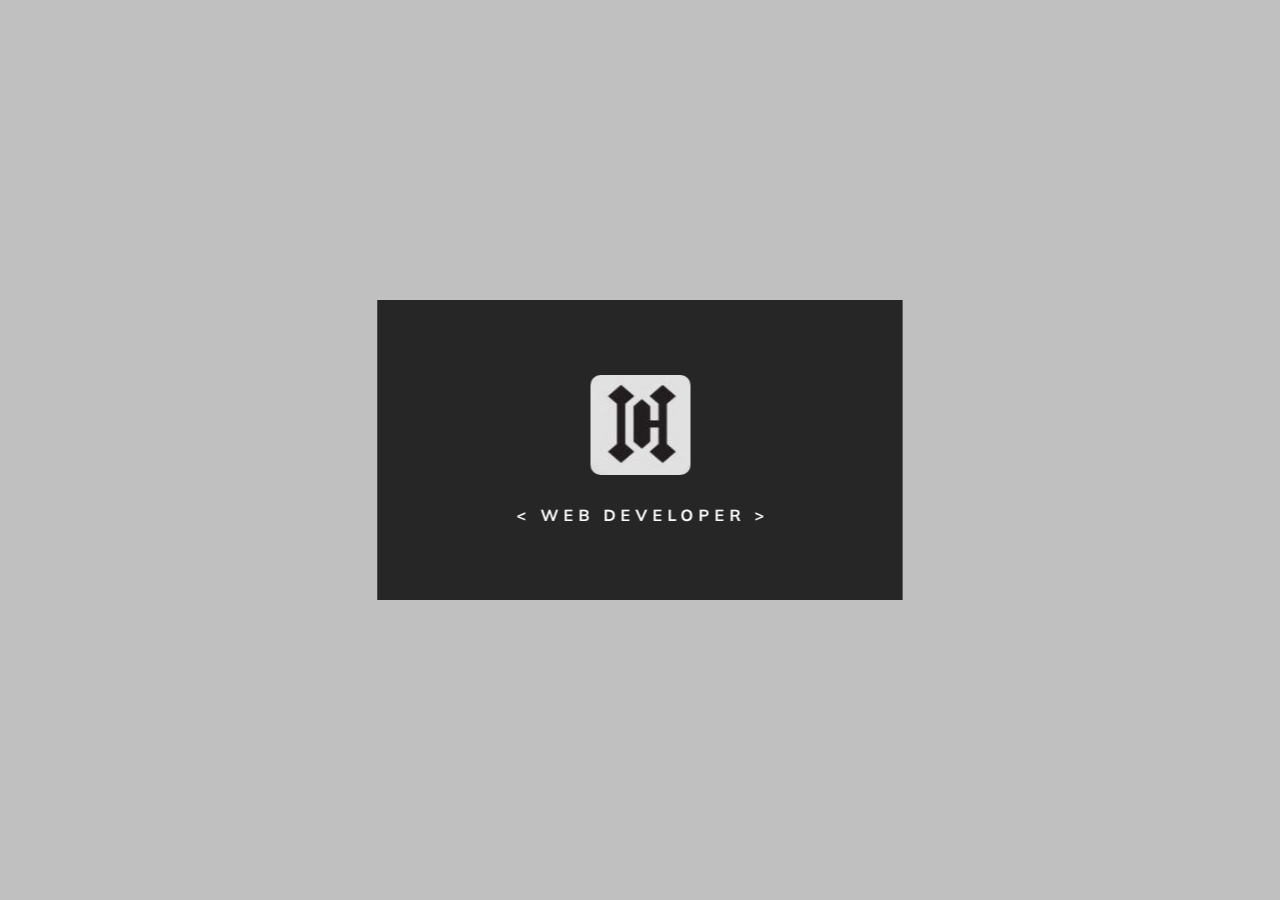
<file: businessCard/index.html>
<!DOCTYPE html>
<html>
<head>
	<meta charset="utf-8">
	<title>
		Business Card- Harshit Choudhary
	</title>
	<link rel="stylesheet" href="styles.css" type="text/css">
	<link href="https://stackpath.bootstrapcdn.com/font-awesome/4.7.0/css/font-awesome.min.css" rel="stylesheet" integrity="sha384-wvfXpqpZZVQGK6TAh5PVlGOfQNHSoD2xbE+QkPxCAFlNEevoEH3Sl0sibVcOQVnN" crossorigin="anonymous">
<head>
<header>
</header>
<body>
	<div class="cardBox">
		<div class="card">
			<div class="card-front">
				<div class="content">
					<img src="logo_1.jpg">
					<h3>&lt Web  Developer &gt</h3>
				</div>
			</div>
			<div class="card-back">
				<div class="content">
					<div class = "logo">
						<img src="logo_1.jpg">
							<h2>Harshit Choudhary</h2>
					</div>	
					<ul>
						<li>
							<span><i class="fa fa-phone" aria-hidden="true"></i></span>
							<span>+1-682-408-441</span>
						</li>
						<li>
							<span><i class="fa fa-envelope-o" aria-hidden="true"></i></span>
							<span>hchoud1@outlook.ilstu.edu</span>
						</li>
						<li>
							<span><i class="fa fa-map-marker" aria-hidden="true"></i></span>
							<span>Normal, Illinois(U.S.)</span>
						</li>
					</ul>
				</div>
			</div>
		</div>
	</div>
</body>
<footer>
</footer>
</html>
</file>
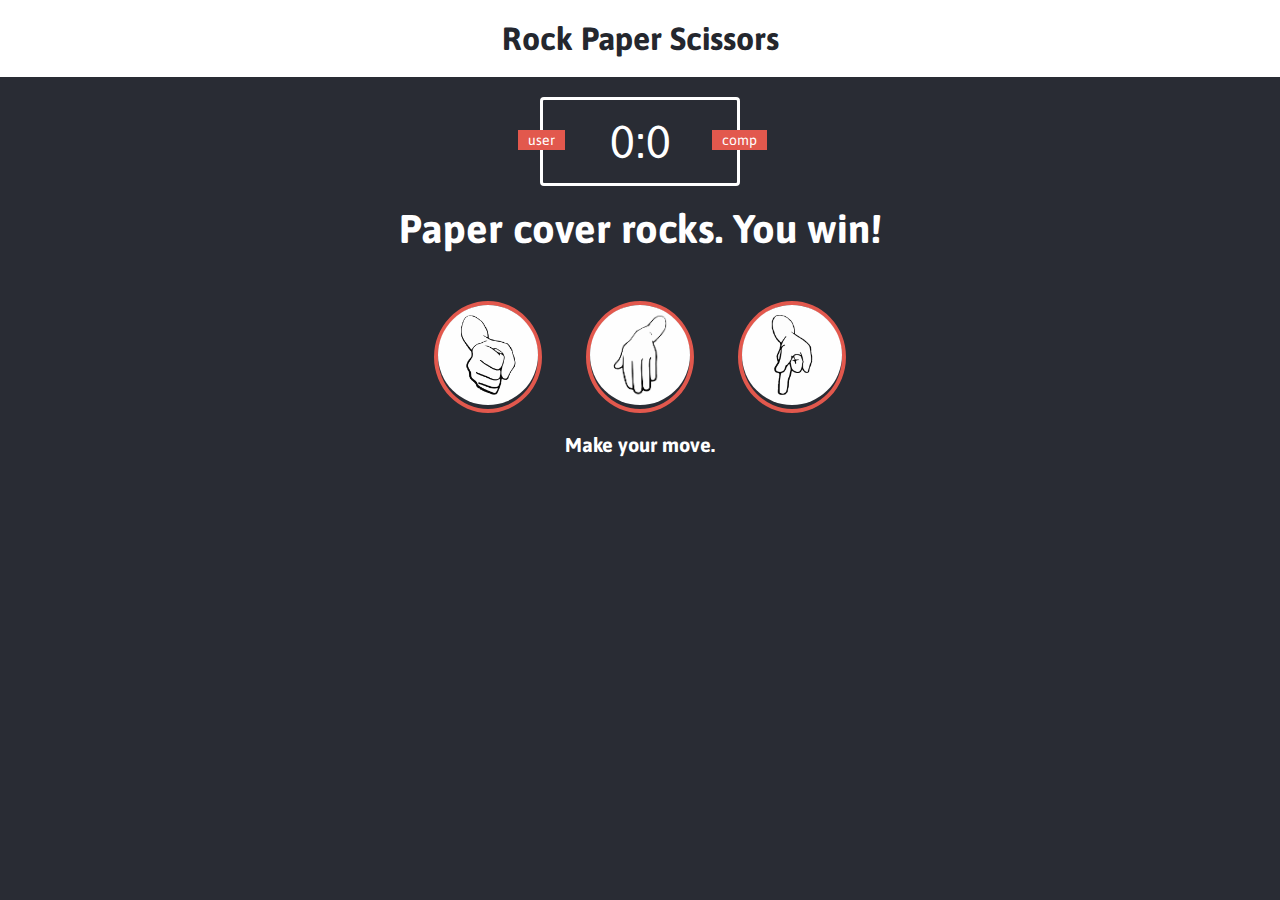
<file: Rock-Paper-Scissors/index.html>
<!DOCTYPE html>
<html>
	<head>
		<meta charset="utf-8">
		<title>Rock Paper Scissors</title>
		<link rel="stylesheet" href="styles.css">
	</head>
	<body>
		<header>
			<h1>Rock Paper Scissors</h1>
		</header>
		<div class="score-board">
			<div id="user-label" class="badge">user</div>
			<div id="computer-label" class="badge">comp</div>
			<span id="user-score">0</span>:<span id="computer-score">0</span>
		</div>
		<div class="result">
			<p>Paper cover rocks. You win!</p>
		</div>
		<div class="choices">
			<div id="r" class="choice">
				<img src="rock.png" alt="">
			</div>
			<div id="p" class="choice">
				<img src="paper.png" alt="">
			</div>
			<div id="s" class="choice">
				<img src="scissors.png" alt="">
			</div>
		</div>
		<p id="action-message">Make your move.</p> 
		<script src="app.js" charset="utf-8"></script>
	</body>
</html>
</file>
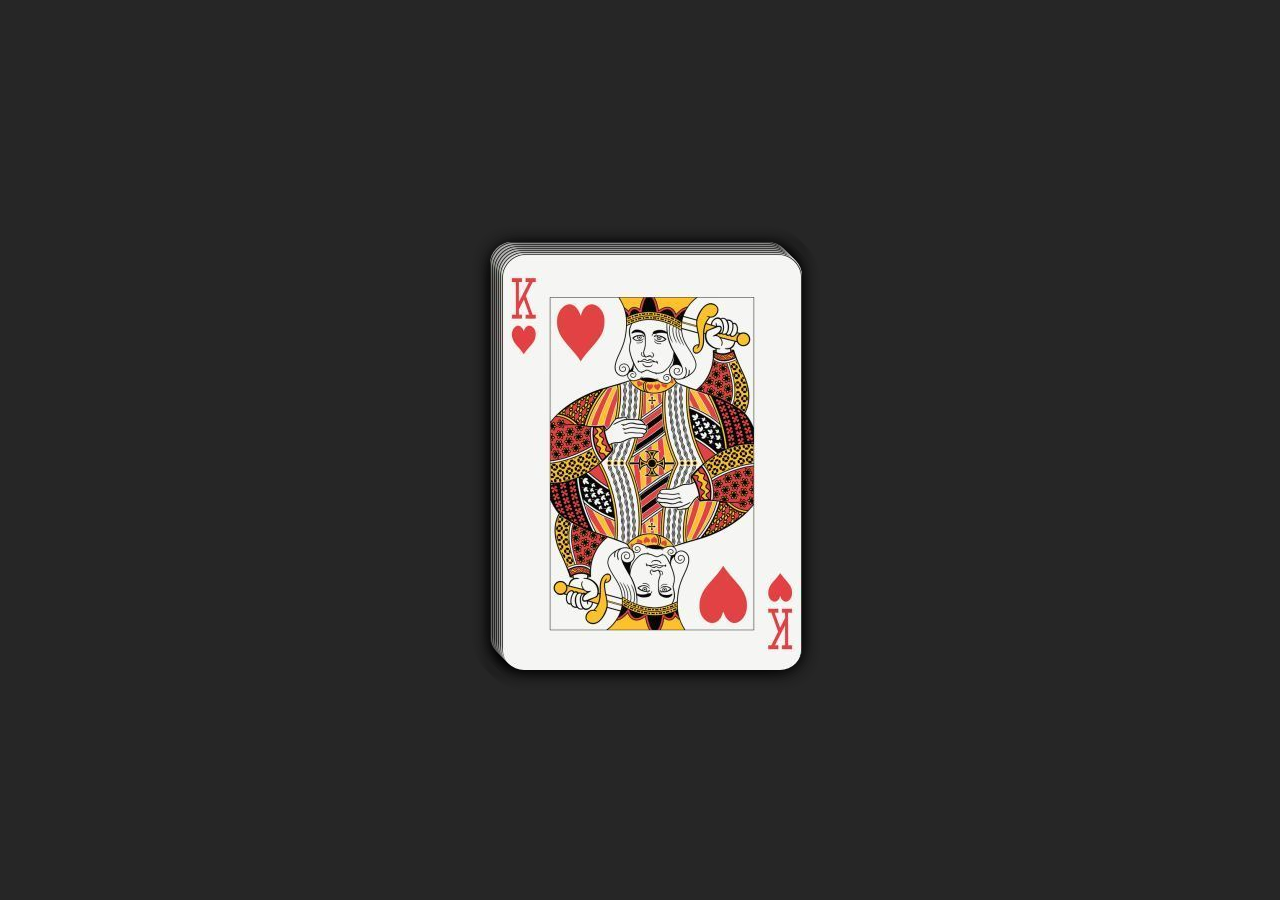
<file: cardsHover/cards.html>
<!DOCTYPE html>
<html>
	<head>
		<title>
			Hover Card: By Harshit Choudhary
		</title>
		<link rel="stylesheet" type="text/css" href="hover.css">
	</head>
	<header>
	</header>
	<body>
		<div class="box">
			<div class="card"></div>
			<div class="card"></div>
			<div class="card"></div>
			<div class="card"></div>
			<div class="card"></div>
			<div class="card"></div>
			<div class="card"></div>
	</body>
	<footer>
	</footer>
</html>
</file>
<file: businessCard/styles.css>
@import url('http://fonts.googleapis.com/css?family=Muli:300,700');
body
{
	margin:0;
	padding:0;
	font-family: 'Muli', sans-serif;
	background: silver;
}

.cardBox
{
	position: absolute;
	top: 50%;
	left: 50%;
	transform: translate(-50%, -50%);
	perspective: 1000px;

}
.cardBox .card
{
	position: relative;
	width: 525px;
	height: 300px;
	background: #262626;
	transform-style: preserve-3d;
	transition: 1s ease;

}

.cardBox .card .card-front, .cardBox .card .card-back
{
	position: absolute;
	top: 0;
	left: 0;
	width: 100%;
	height: 100%;
	backface-visibility: hidden;
} 
.cardBox .card .card-front
{
	display: flex;
	font-size: 40px;
	justify-content: center;
	align-items: center;
	background: #262626;
	color: #fff;
	overflow: hidden;
}
.cardBox .card .card-front .content
{
	text-align: center;
}

.cardBox .card .card-front img
{
	width: 100px;
	height: 100px;
	border-radius: 10px;
}
.cardBox .card .card-front h3
{
	margin: 20px 0 0;
	padding-left: 5px;
	font-size: 16px;
	text-transform: uppercase;
	letter-spacing: 5px;
	color: #fff;
}

.cardBox .card .card-back
{
	background: #e1e1e1;
	color: #262626;
}
.cardBox .card .card-back .content
{
	position: relative;
	width: 100%;
	height: 100%;
}
.cardBox .card .card-back .content .logo
{
	padding: 40px 40px 0;
	display: flex;
	justify-content: center;
	align-items: center;
}
.cardBox .card .card-back .content .logo img
{
	width: 80px;
	height: 80px;
	padding-right: 20px;
	border-right: 1px solid #262626;
}
.cardBox .card .card-back .content .logo h2
{
	margin: 0;
	padding: 0;
	padding-left: 20px;
	text-transform: uppercase;
	
}
.cardBox .card .card-back .content ul
{
	position: absolute;
	width: 100%;
	height: 150px;
	bottom: 0;
	left: 0;
	margin: 0;
	padding: 20px 40px;
	box-sizing: border-box;
	background: #262626;
	border-top: 10px solid #fc2827;
}
.cardBox .card .card-back .content ul li
{
	list-style: none;
	color: #fff;
	padding: 6px 0;
	font-size: 16px;
	text-transform: uppercase;
}
.cardBox .card .card-back .content ul li span:nth-child(1)
{
	width: 20px;
	display: inline-block;
}


.cardBox:hover .card
{
	transform:rotateY(180deg)
}
.cardBox .card .card-back
{
	transform:rotateY(180deg)
}
</file>
<file: Rock-Paper-Scissors/styles.css>
@import url('https://fonts.googleapis.com/css?family=Asap:400,500,700');
*
{
	margin: 0;
	padding:0;
	box-sizing: border-box;
}
body
{
	background-color: #292c34;
}

header
{	
	background-color:white;
	padding: 20px;
}
header > h1
{
	color: #24272e;
	text-align: center;
	font-family: Asap, sans-serif;
}

.score-board
{
	margin: 20px auto;
	border: 3px solid white;
	border-radius: 4px;
	text-align:center;
	width: 200px;
	color: white;
	font-size: 46px;
	padding: 15px 20px;
	font-family: Asap, sans-serif;
	position: relative;
}

.badge
{
	background-color: #e2584d;
	color: white;
	font-size: 14px;
	padding: 2px 10px;
	font-family: Asap, sans-serif;
}

#user-label
{
	position: absolute;
	top: 30px;
	left: -25px;
}
#computer-label
{
	position: absolute;
	top: 30px;
	right: -30px;
}
.result
{
	font-size: 40px;
	color:white;
}
.result > p
{
	text-align:center;
	font-weight: bold;
	font-family: Asap, sans-serif;
}
#r > img,#p > img,#s > img 
{
	height: 100px;
	width: 100px;
	border-radius: 50%;
}

.choices
{
	text-align:center;
	margin-top: 50px;
}
.choice
{
	border: 4px solid #e2584d;
	border-radius: 50%;
	margin: 0 20px;
	display: inline-block;
}
.choice:hover
{
	cursor: pointer;
	
}
#action-message
{
	text-align:center;
	color: white;
	font-family: Asap, sans-serif;
	font-weight:bold;
	font-size:20px;
	margin-top:20px;
}
.green-glow
{
	border: 4px solid #4dcc7d;
	box-shadow: 0 0 10px #31b43a;
}
.red-glow
{
	border: 4px solid #fc121b;
	box-shadow: 0 0 10px #d01115;
}
.gray-glow
{
	border: 4px solid #464647;
	box-shadow: 0 0 10px #25292b;
}
</file>
<file: cardsHover/hover.css>
body
{
	margin: 0;
	padding: 0;
	background: #262626;
}
.box
{
	position: absolute;
	top: 50%;
	left: 50%;
	transform: translate(-50%, -50%);
	width: 300px;
	height: 416px;
}
.box .card
{
	position: absolute;
	top: 0;
	left:0;
	width: 100%;
	height:100%;
	background: url(king.jpg);
	box-shadow:0 2px 15px rgba(0,0,0,.5);
	transition: 0.5s;
	transform-origin: bottom;
	border-radius: 22px;
}
.box .card:nth-child(1)
{
	transform: translate(0px, 0px);
}
.box .card:nth-child(2)
{
	transform: translate(2px, 2px);
}
.box .card:nth-child(3)
{
	transform: translate(4px, 4px);
}
.box .card:nth-child(4)
{
	transform: translate(6px, 6px);
}
.box .card:nth-child(5)
{
	transform: translate(8px, 8px);
}
.box .card:nth-child(6)
{
	transform: translate(10px, 10px);
}
.box .card:nth-child(7)
{
	transform: translate(12px, 12px);
}


.box:hover .card:nth-child(1)
{
	transform: rotate(-45deg) translate(0px, 0px);
}

.box:hover .card:nth-child(2)
{
	transform: rotate(-30deg) translate(0px, 0px);
}
.box:hover .card:nth-child(3)
{
	transform: rotate(-15deg) translate(0px, 0px);
}
.box:hover .card:nth-child(4)
{
	transform: rotate(0deg) translate(0px, 0px);
}
.box:hover .card:nth-child(5)
{
	transform: rotate(15deg) translate(0px, 0px);
}
.box:hover .card:nth-child(6)
{
	transform: rotate(30deg) translate(0px, 0px);
}
.box:hover .card:nth-child(7)
{
	transform: rotate(45deg) translate(0px, 0px);
}

.box .card:hover
{
	z-index: 1;
	box-shadow: 0 20px 50px rgba(0,0,0,0.5);
}
</file>
